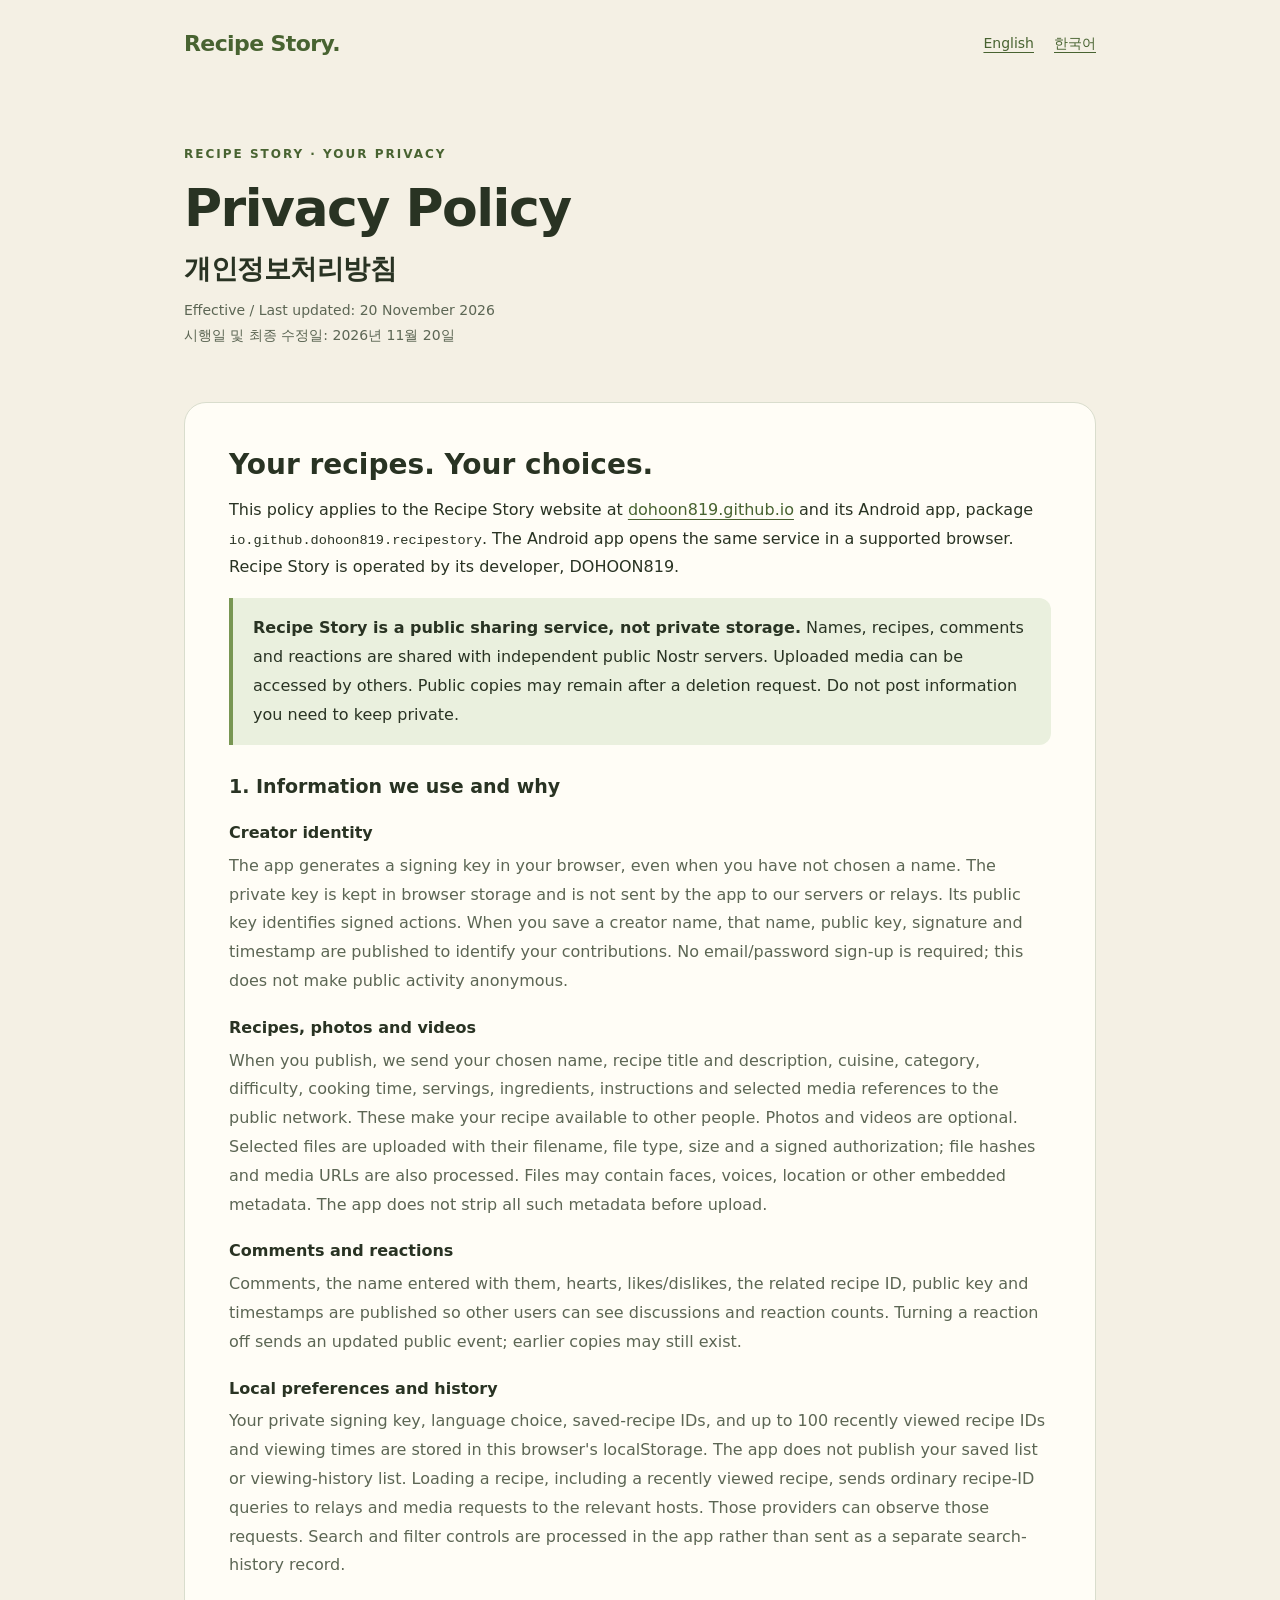
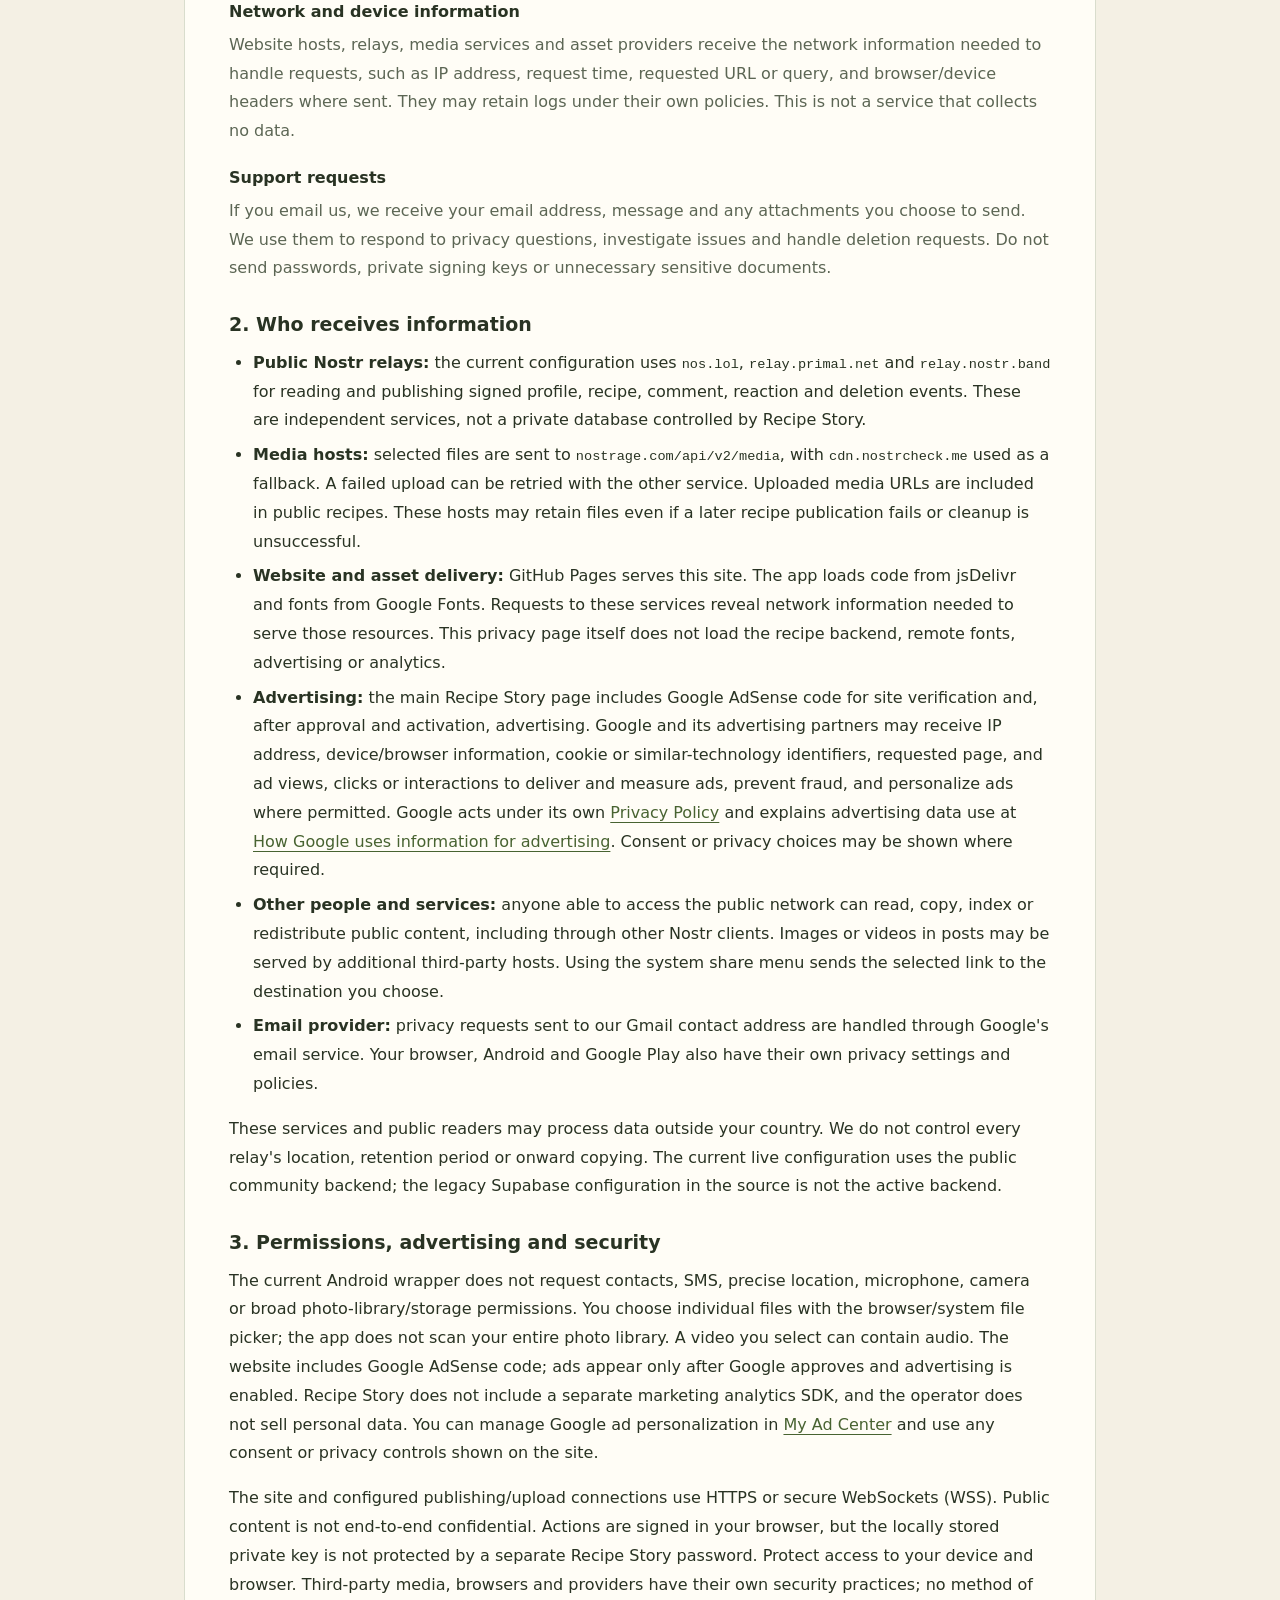
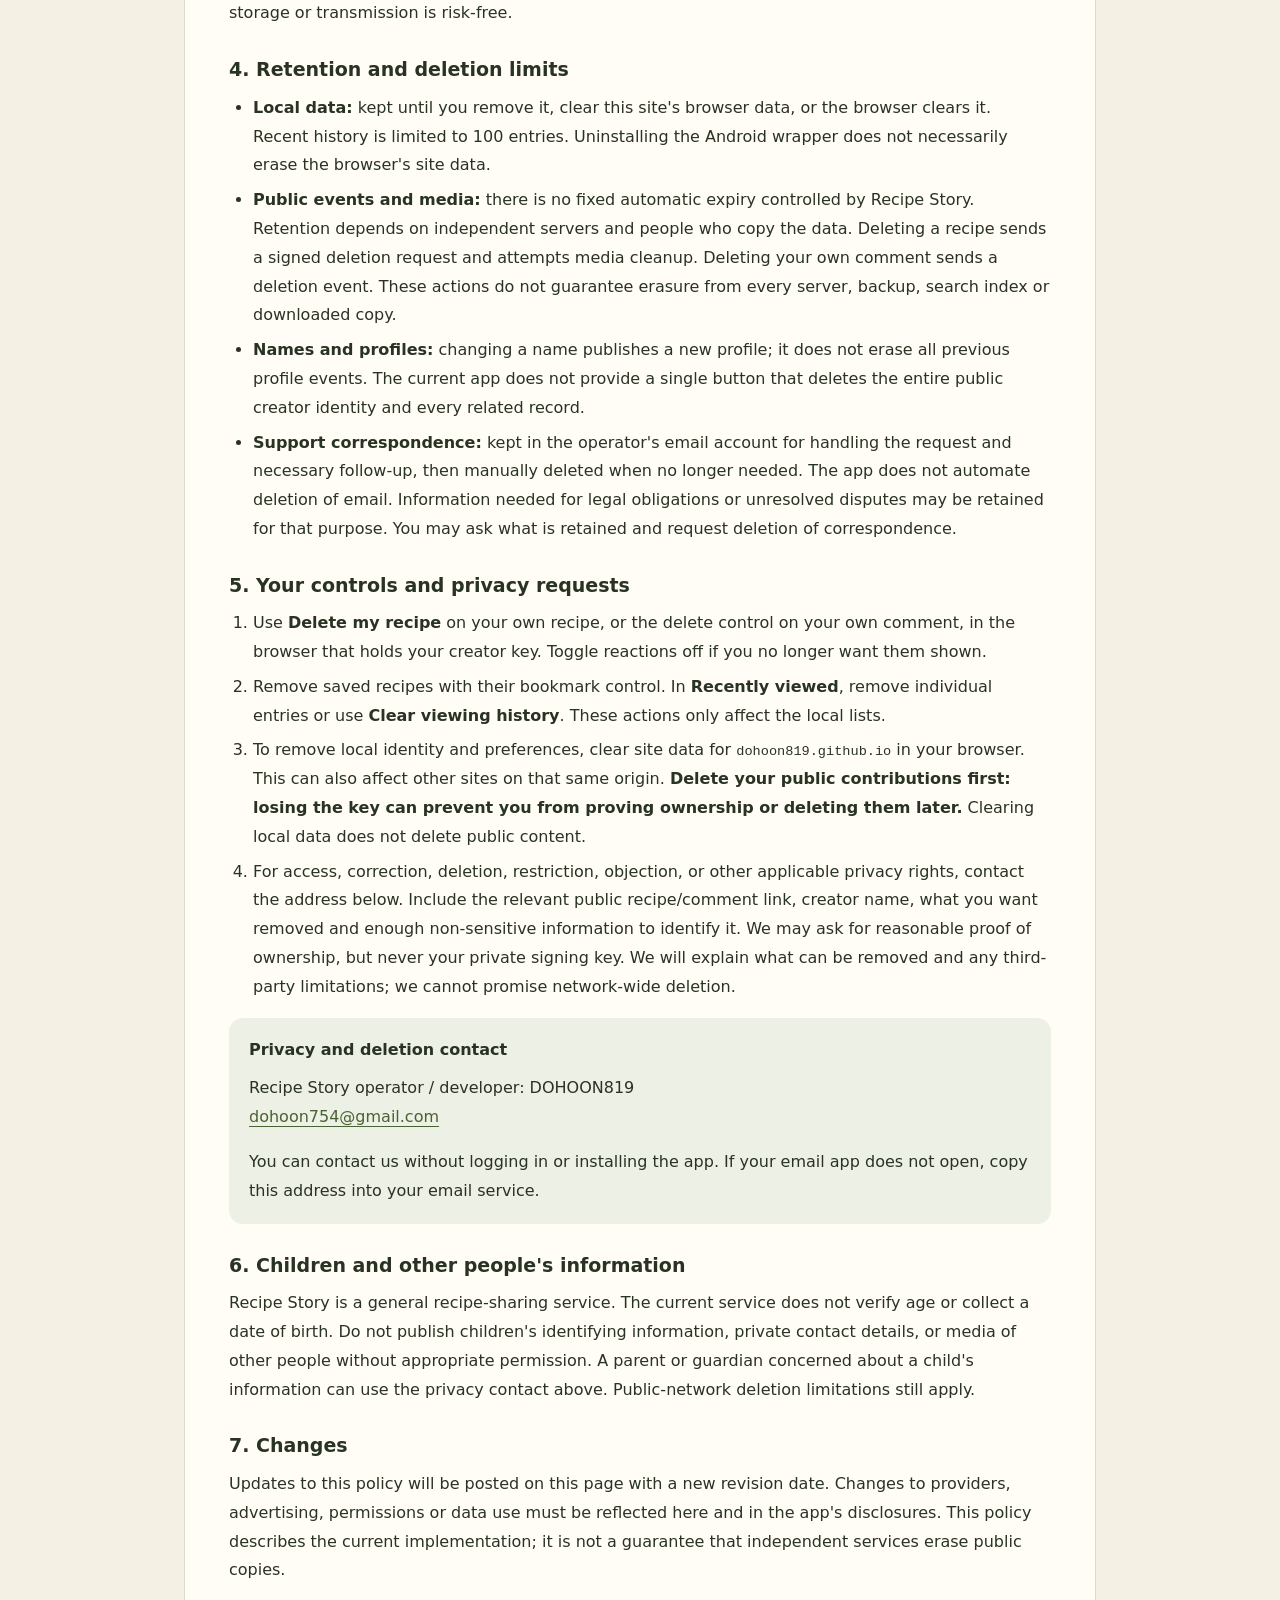
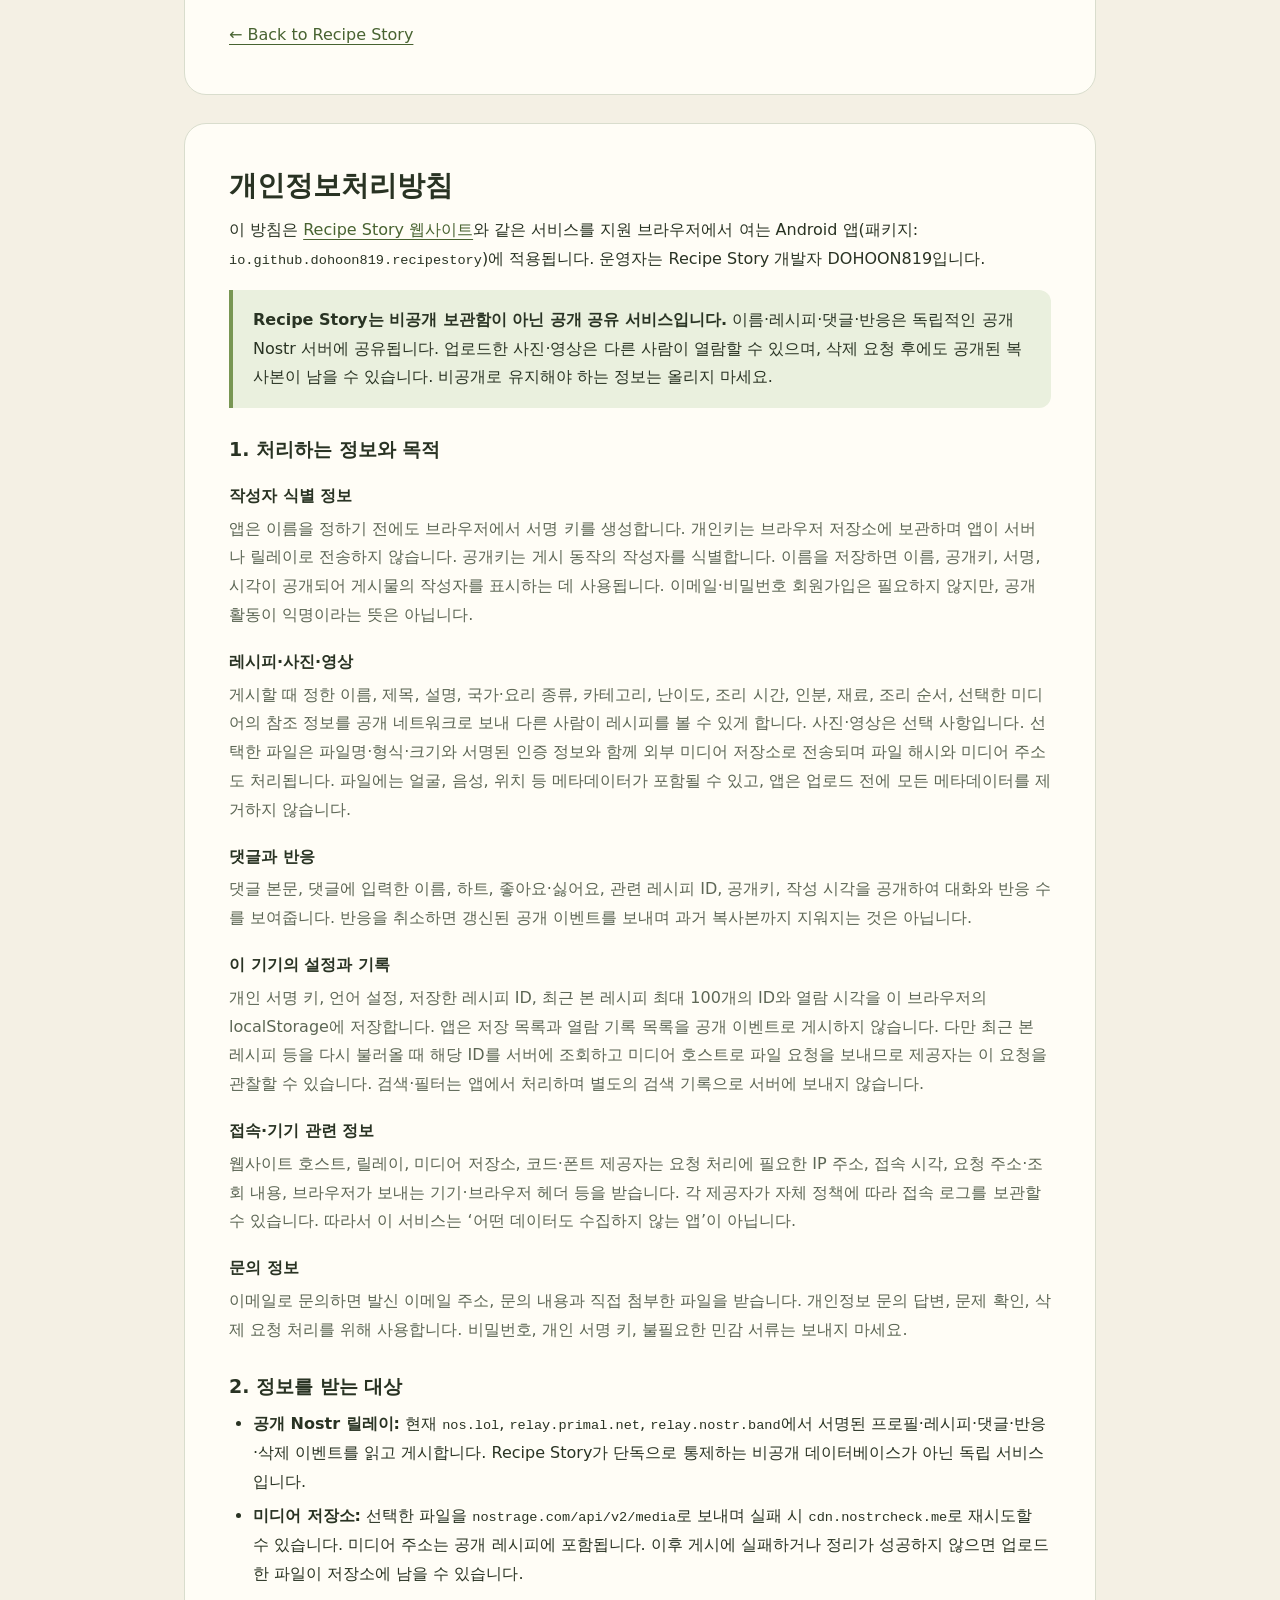
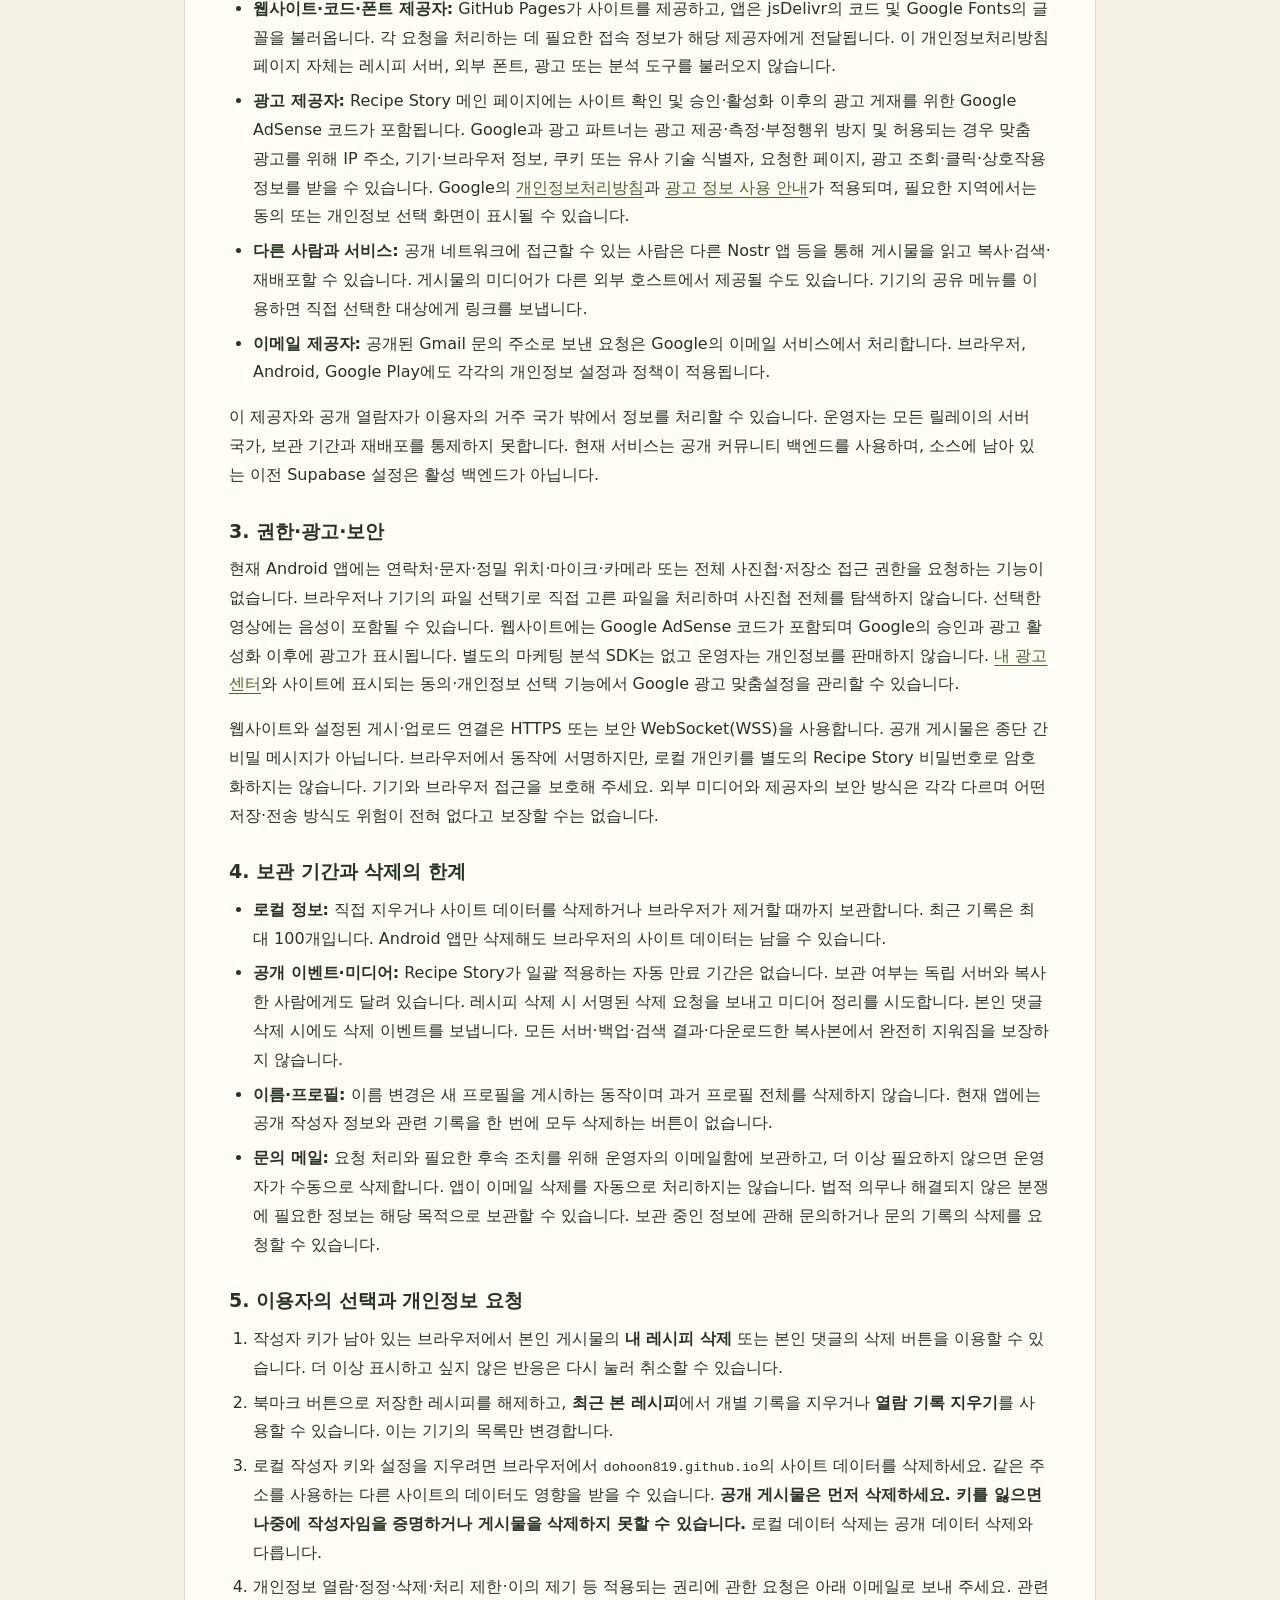
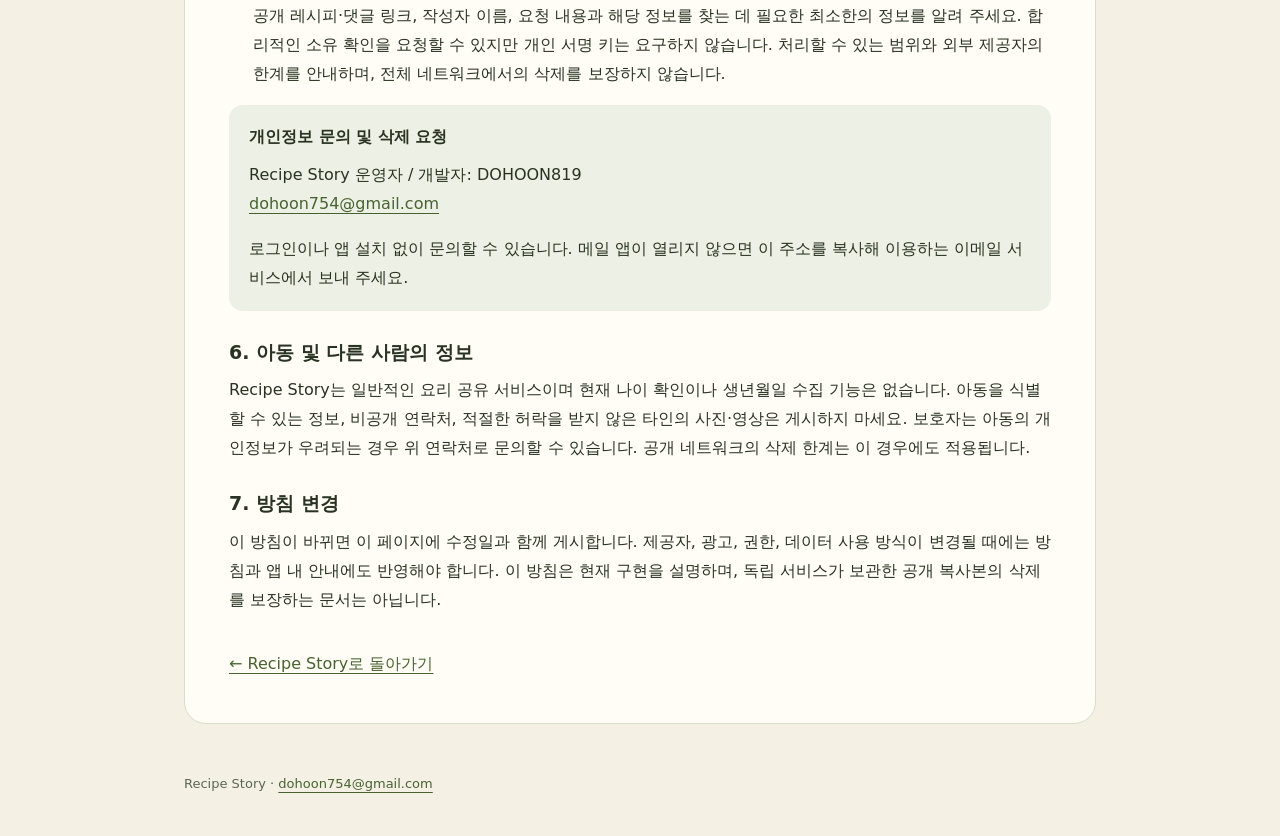
<file: privacy.html>
<!doctype html>
<html lang="en">
<head>
  <meta charset="utf-8">
  <meta name="viewport" content="width=device-width, initial-scale=1">
  <meta name="theme-color" content="#789653">
  <meta name="description" content="Recipe Story Privacy Policy: public recipe sharing, photos and videos, local browser data, third-party services, retention and deletion requests. 개인정보처리방침.">
  <link rel="canonical" href="https://dohoon819.github.io/privacy.html">
  <link rel="icon" href="assets/favicon.svg" type="image/svg+xml">
  <title>Privacy Policy · 개인정보처리방침 | Recipe Story</title>
  <style>
    :root{color-scheme:light;--paper:#f4f0e4;--card:#fffdf6;--ink:#293323;--muted:#5c6654;--green:#486331;--line:#d9ddcd}
    *{box-sizing:border-box}html{scroll-padding-top:24px}body{margin:0;background:var(--paper);color:var(--ink);font:16px/1.8 system-ui,-apple-system,"Segoe UI",sans-serif}a{color:var(--green);text-underline-offset:4px;overflow-wrap:anywhere}a:hover{text-decoration-thickness:2px}a:focus-visible{outline:3px solid #789653;outline-offset:5px;border-radius:4px}header,main,footer{max-width:960px;margin:auto;padding:24px}header{display:flex;align-items:center;justify-content:space-between;gap:18px;flex-wrap:wrap}.brand{font-size:22px;font-weight:750;text-decoration:none;letter-spacing:-.6px}header nav{display:flex;gap:20px;font-size:14px}.intro{padding:32px 0 10px}.eyebrow{font-size:12px;font-weight:700;letter-spacing:2px;color:var(--green);margin:0}h1{font-size:clamp(32px,6vw,52px);line-height:1.15;letter-spacing:-1.5px;margin:14px 0}h1 small{display:block;font-size:.52em;letter-spacing:-.5px;margin-top:14px}h2{font-size:28px;line-height:1.3;margin:0 0 12px}h3{font-size:19px;line-height:1.45;margin:28px 0 10px}p,ul,ol{margin:10px 0 16px}li{margin:6px 0}ul,ol{padding-left:24px}.meta{color:var(--muted);font-size:14px}.policy{background:var(--card);border:1px solid var(--line);border-radius:22px;margin-top:28px;padding:clamp(22px,5vw,44px);overflow-wrap:anywhere}.summary{padding:16px 20px;border-left:4px solid #789653;background:#eaf0de;border-radius:0 12px 12px 0}.summary p{margin:0}.contact{background:#edf0e4;padding:18px 20px;border-radius:14px}.contact p:last-child{margin-bottom:0}dl{margin:0}dt{font-weight:700;margin-top:18px}dd{margin:4px 0 16px;color:var(--muted)}code{font-size:.85em;overflow-wrap:anywhere}.back{display:inline-block;margin-top:20px}footer{font-size:13px;color:var(--muted);padding-bottom:40px}@media(max-width:480px){header,main,footer{padding:18px}.intro{padding-top:16px}.policy{padding:22px 19px}body{font-size:15px}.summary,.contact{padding:14px}h2{font-size:25px}}
  </style>
</head>
<body>
  <header>
    <a class="brand" href="./">Recipe Story.</a>
    <nav aria-label="Policy languages"><a href="#en" lang="en">English</a><a href="#ko" lang="ko">한국어</a></nav>
  </header>
  <main>
    <div class="intro">
      <p class="eyebrow">RECIPE STORY · YOUR PRIVACY</p>
      <h1>Privacy Policy<small lang="ko">개인정보처리방침</small></h1>
      <p class="meta">Effective / Last updated: <time datetime="2026-11-20">20 November 2026</time><br><span lang="ko">시행일 및 최종 수정일: 2026년 11월 20일</span></p>
    </div>
    <article class="policy" id="en" lang="en" aria-labelledby="en-title">
      <h2 id="en-title">Your recipes. Your choices.</h2>
      <p>This policy applies to the Recipe Story website at <a href="https://dohoon819.github.io/">dohoon819.github.io</a> and its Android app, package <code>io.github.dohoon819.recipestory</code>. The Android app opens the same service in a supported browser. Recipe Story is operated by its developer, DOHOON819.</p>
      <div class="summary"><p><strong>Recipe Story is a public sharing service, not private storage.</strong> Names, recipes, comments and reactions are shared with independent public Nostr servers. Uploaded media can be accessed by others. Public copies may remain after a deletion request. Do not post information you need to keep private.</p></div>
      <h3>1. Information we use and why</h3>
      <dl>
        <dt>Creator identity</dt><dd>The app generates a signing key in your browser, even when you have not chosen a name. The private key is kept in browser storage and is not sent by the app to our servers or relays. Its public key identifies signed actions. When you save a creator name, that name, public key, signature and timestamp are published to identify your contributions. No email/password sign-up is required; this does not make public activity anonymous.</dd>
        <dt>Recipes, photos and videos</dt><dd>When you publish, we send your chosen name, recipe title and description, cuisine, category, difficulty, cooking time, servings, ingredients, instructions and selected media references to the public network. These make your recipe available to other people. Photos and videos are optional. Selected files are uploaded with their filename, file type, size and a signed authorization; file hashes and media URLs are also processed. Files may contain faces, voices, location or other embedded metadata. The app does not strip all such metadata before upload.</dd>
        <dt>Comments and reactions</dt><dd>Comments, the name entered with them, hearts, likes/dislikes, the related recipe ID, public key and timestamps are published so other users can see discussions and reaction counts. Turning a reaction off sends an updated public event; earlier copies may still exist.</dd>
        <dt>Local preferences and history</dt><dd>Your private signing key, language choice, saved-recipe IDs, and up to 100 recently viewed recipe IDs and viewing times are stored in this browser's localStorage. The app does not publish your saved list or viewing-history list. Loading a recipe, including a recently viewed recipe, sends ordinary recipe-ID queries to relays and media requests to the relevant hosts. Those providers can observe those requests. Search and filter controls are processed in the app rather than sent as a separate search-history record.</dd>
        <dt>Network and device information</dt><dd>Website hosts, relays, media services and asset providers receive the network information needed to handle requests, such as IP address, request time, requested URL or query, and browser/device headers where sent. They may retain logs under their own policies. This is not a service that collects no data.</dd>
        <dt>Support requests</dt><dd>If you email us, we receive your email address, message and any attachments you choose to send. We use them to respond to privacy questions, investigate issues and handle deletion requests. Do not send passwords, private signing keys or unnecessary sensitive documents.</dd>
      </dl>
      <h3>2. Who receives information</h3>
      <ul>
        <li><strong>Public Nostr relays:</strong> the current configuration uses <code>nos.lol</code>, <code>relay.primal.net</code> and <code>relay.nostr.band</code> for reading and publishing signed profile, recipe, comment, reaction and deletion events. These are independent services, not a private database controlled by Recipe Story.</li>
        <li><strong>Media hosts:</strong> selected files are sent to <code>nostrage.com/api/v2/media</code>, with <code>cdn.nostrcheck.me</code> used as a fallback. A failed upload can be retried with the other service. Uploaded media URLs are included in public recipes. These hosts may retain files even if a later recipe publication fails or cleanup is unsuccessful.</li>
        <li><strong>Website and asset delivery:</strong> GitHub Pages serves this site. The app loads code from jsDelivr and fonts from Google Fonts. Requests to these services reveal network information needed to serve those resources. This privacy page itself does not load the recipe backend, remote fonts, advertising or analytics.</li>
        <li><strong>Advertising:</strong> the main Recipe Story page includes Google AdSense code for site verification and, after approval and activation, advertising. Google and its advertising partners may receive IP address, device/browser information, cookie or similar-technology identifiers, requested page, and ad views, clicks or interactions to deliver and measure ads, prevent fraud, and personalize ads where permitted. Google acts under its own <a href="https://policies.google.com/privacy">Privacy Policy</a> and explains advertising data use at <a href="https://policies.google.com/technologies/ads">How Google uses information for advertising</a>. Consent or privacy choices may be shown where required.</li>
        <li><strong>Other people and services:</strong> anyone able to access the public network can read, copy, index or redistribute public content, including through other Nostr clients. Images or videos in posts may be served by additional third-party hosts. Using the system share menu sends the selected link to the destination you choose.</li>
        <li><strong>Email provider:</strong> privacy requests sent to our Gmail contact address are handled through Google's email service. Your browser, Android and Google Play also have their own privacy settings and policies.</li>
      </ul>
      <p>These services and public readers may process data outside your country. We do not control every relay's location, retention period or onward copying. The current live configuration uses the public community backend; the legacy Supabase configuration in the source is not the active backend.</p>
      <h3>3. Permissions, advertising and security</h3>
      <p>The current Android wrapper does not request contacts, SMS, precise location, microphone, camera or broad photo-library/storage permissions. You choose individual files with the browser/system file picker; the app does not scan your entire photo library. A video you select can contain audio. The website includes Google AdSense code; ads appear only after Google approves and advertising is enabled. Recipe Story does not include a separate marketing analytics SDK, and the operator does not sell personal data. You can manage Google ad personalization in <a href="https://myadcenter.google.com/">My Ad Center</a> and use any consent or privacy controls shown on the site.</p>
      <p>The site and configured publishing/upload connections use HTTPS or secure WebSockets (WSS). Public content is not end-to-end confidential. Actions are signed in your browser, but the locally stored private key is not protected by a separate Recipe Story password. Protect access to your device and browser. Third-party media, browsers and providers have their own security practices; no method of storage or transmission is risk-free.</p>
      <h3>4. Retention and deletion limits</h3>
      <ul>
        <li><strong>Local data:</strong> kept until you remove it, clear this site's browser data, or the browser clears it. Recent history is limited to 100 entries. Uninstalling the Android wrapper does not necessarily erase the browser's site data.</li>
        <li><strong>Public events and media:</strong> there is no fixed automatic expiry controlled by Recipe Story. Retention depends on independent servers and people who copy the data. Deleting a recipe sends a signed deletion request and attempts media cleanup. Deleting your own comment sends a deletion event. These actions do not guarantee erasure from every server, backup, search index or downloaded copy.</li>
        <li><strong>Names and profiles:</strong> changing a name publishes a new profile; it does not erase all previous profile events. The current app does not provide a single button that deletes the entire public creator identity and every related record.</li>
        <li><strong>Support correspondence:</strong> kept in the operator's email account for handling the request and necessary follow-up, then manually deleted when no longer needed. The app does not automate deletion of email. Information needed for legal obligations or unresolved disputes may be retained for that purpose. You may ask what is retained and request deletion of correspondence.</li>
      </ul>
      <h3 id="deletion-en">5. Your controls and privacy requests</h3>
      <ol>
        <li>Use <strong>Delete my recipe</strong> on your own recipe, or the delete control on your own comment, in the browser that holds your creator key. Toggle reactions off if you no longer want them shown.</li>
        <li>Remove saved recipes with their bookmark control. In <strong>Recently viewed</strong>, remove individual entries or use <strong>Clear viewing history</strong>. These actions only affect the local lists.</li>
        <li>To remove local identity and preferences, clear site data for <code>dohoon819.github.io</code> in your browser. This can also affect other sites on that same origin. <strong>Delete your public contributions first: losing the key can prevent you from proving ownership or deleting them later.</strong> Clearing local data does not delete public content.</li>
        <li>For access, correction, deletion, restriction, objection, or other applicable privacy rights, contact the address below. Include the relevant public recipe/comment link, creator name, what you want removed and enough non-sensitive information to identify it. We may ask for reasonable proof of ownership, but never your private signing key. We will explain what can be removed and any third-party limitations; we cannot promise network-wide deletion.</li>
      </ol>
      <div class="contact" id="contact-en"><strong>Privacy and deletion contact</strong><p>Recipe Story operator / developer: DOHOON819<br><a href="mailto:dohoon754@gmail.com?subject=Recipe%20Story%20privacy%20request">dohoon754@gmail.com</a></p><p>You can contact us without logging in or installing the app. If your email app does not open, copy this address into your email service.</p></div>
      <h3>6. Children and other people's information</h3>
      <p>Recipe Story is a general recipe-sharing service. The current service does not verify age or collect a date of birth. Do not publish children's identifying information, private contact details, or media of other people without appropriate permission. A parent or guardian concerned about a child's information can use the privacy contact above. Public-network deletion limitations still apply.</p>
      <h3>7. Changes</h3>
      <p>Updates to this policy will be posted on this page with a new revision date. Changes to providers, advertising, permissions or data use must be reflected here and in the app's disclosures. This policy describes the current implementation; it is not a guarantee that independent services erase public copies.</p>
      <a class="back" href="./">← Back to Recipe Story</a>
    </article>
    <article class="policy" id="ko" lang="ko" aria-labelledby="ko-title">
      <h2 id="ko-title">개인정보처리방침</h2>
      <p>이 방침은 <a href="https://dohoon819.github.io/">Recipe Story 웹사이트</a>와 같은 서비스를 지원 브라우저에서 여는 Android 앱(패키지: <code>io.github.dohoon819.recipestory</code>)에 적용됩니다. 운영자는 Recipe Story 개발자 DOHOON819입니다.</p>
      <div class="summary"><p><strong>Recipe Story는 비공개 보관함이 아닌 공개 공유 서비스입니다.</strong> 이름·레시피·댓글·반응은 독립적인 공개 Nostr 서버에 공유됩니다. 업로드한 사진·영상은 다른 사람이 열람할 수 있으며, 삭제 요청 후에도 공개된 복사본이 남을 수 있습니다. 비공개로 유지해야 하는 정보는 올리지 마세요.</p></div>
      <h3>1. 처리하는 정보와 목적</h3>
      <dl>
        <dt>작성자 식별 정보</dt><dd>앱은 이름을 정하기 전에도 브라우저에서 서명 키를 생성합니다. 개인키는 브라우저 저장소에 보관하며 앱이 서버나 릴레이로 전송하지 않습니다. 공개키는 게시 동작의 작성자를 식별합니다. 이름을 저장하면 이름, 공개키, 서명, 시각이 공개되어 게시물의 작성자를 표시하는 데 사용됩니다. 이메일·비밀번호 회원가입은 필요하지 않지만, 공개 활동이 익명이라는 뜻은 아닙니다.</dd>
        <dt>레시피·사진·영상</dt><dd>게시할 때 정한 이름, 제목, 설명, 국가·요리 종류, 카테고리, 난이도, 조리 시간, 인분, 재료, 조리 순서, 선택한 미디어의 참조 정보를 공개 네트워크로 보내 다른 사람이 레시피를 볼 수 있게 합니다. 사진·영상은 선택 사항입니다. 선택한 파일은 파일명·형식·크기와 서명된 인증 정보와 함께 외부 미디어 저장소로 전송되며 파일 해시와 미디어 주소도 처리됩니다. 파일에는 얼굴, 음성, 위치 등 메타데이터가 포함될 수 있고, 앱은 업로드 전에 모든 메타데이터를 제거하지 않습니다.</dd>
        <dt>댓글과 반응</dt><dd>댓글 본문, 댓글에 입력한 이름, 하트, 좋아요·싫어요, 관련 레시피 ID, 공개키, 작성 시각을 공개하여 대화와 반응 수를 보여줍니다. 반응을 취소하면 갱신된 공개 이벤트를 보내며 과거 복사본까지 지워지는 것은 아닙니다.</dd>
        <dt>이 기기의 설정과 기록</dt><dd>개인 서명 키, 언어 설정, 저장한 레시피 ID, 최근 본 레시피 최대 100개의 ID와 열람 시각을 이 브라우저의 localStorage에 저장합니다. 앱은 저장 목록과 열람 기록 목록을 공개 이벤트로 게시하지 않습니다. 다만 최근 본 레시피 등을 다시 불러올 때 해당 ID를 서버에 조회하고 미디어 호스트로 파일 요청을 보내므로 제공자는 이 요청을 관찰할 수 있습니다. 검색·필터는 앱에서 처리하며 별도의 검색 기록으로 서버에 보내지 않습니다.</dd>
        <dt>접속·기기 관련 정보</dt><dd>웹사이트 호스트, 릴레이, 미디어 저장소, 코드·폰트 제공자는 요청 처리에 필요한 IP 주소, 접속 시각, 요청 주소·조회 내용, 브라우저가 보내는 기기·브라우저 헤더 등을 받습니다. 각 제공자가 자체 정책에 따라 접속 로그를 보관할 수 있습니다. 따라서 이 서비스는 ‘어떤 데이터도 수집하지 않는 앱’이 아닙니다.</dd>
        <dt>문의 정보</dt><dd>이메일로 문의하면 발신 이메일 주소, 문의 내용과 직접 첨부한 파일을 받습니다. 개인정보 문의 답변, 문제 확인, 삭제 요청 처리를 위해 사용합니다. 비밀번호, 개인 서명 키, 불필요한 민감 서류는 보내지 마세요.</dd>
      </dl>
      <h3>2. 정보를 받는 대상</h3>
      <ul>
        <li><strong>공개 Nostr 릴레이:</strong> 현재 <code>nos.lol</code>, <code>relay.primal.net</code>, <code>relay.nostr.band</code>에서 서명된 프로필·레시피·댓글·반응·삭제 이벤트를 읽고 게시합니다. Recipe Story가 단독으로 통제하는 비공개 데이터베이스가 아닌 독립 서비스입니다.</li>
        <li><strong>미디어 저장소:</strong> 선택한 파일을 <code>nostrage.com/api/v2/media</code>로 보내며 실패 시 <code>cdn.nostrcheck.me</code>로 재시도할 수 있습니다. 미디어 주소는 공개 레시피에 포함됩니다. 이후 게시에 실패하거나 정리가 성공하지 않으면 업로드한 파일이 저장소에 남을 수 있습니다.</li>
        <li><strong>웹사이트·코드·폰트 제공자:</strong> GitHub Pages가 사이트를 제공하고, 앱은 jsDelivr의 코드 및 Google Fonts의 글꼴을 불러옵니다. 각 요청을 처리하는 데 필요한 접속 정보가 해당 제공자에게 전달됩니다. 이 개인정보처리방침 페이지 자체는 레시피 서버, 외부 폰트, 광고 또는 분석 도구를 불러오지 않습니다.</li>
        <li><strong>광고 제공자:</strong> Recipe Story 메인 페이지에는 사이트 확인 및 승인·활성화 이후의 광고 게재를 위한 Google AdSense 코드가 포함됩니다. Google과 광고 파트너는 광고 제공·측정·부정행위 방지 및 허용되는 경우 맞춤 광고를 위해 IP 주소, 기기·브라우저 정보, 쿠키 또는 유사 기술 식별자, 요청한 페이지, 광고 조회·클릭·상호작용 정보를 받을 수 있습니다. Google의 <a href="https://policies.google.com/privacy?hl=ko">개인정보처리방침</a>과 <a href="https://policies.google.com/technologies/ads?hl=ko">광고 정보 사용 안내</a>가 적용되며, 필요한 지역에서는 동의 또는 개인정보 선택 화면이 표시될 수 있습니다.</li>
        <li><strong>다른 사람과 서비스:</strong> 공개 네트워크에 접근할 수 있는 사람은 다른 Nostr 앱 등을 통해 게시물을 읽고 복사·검색·재배포할 수 있습니다. 게시물의 미디어가 다른 외부 호스트에서 제공될 수도 있습니다. 기기의 공유 메뉴를 이용하면 직접 선택한 대상에게 링크를 보냅니다.</li>
        <li><strong>이메일 제공자:</strong> 공개된 Gmail 문의 주소로 보낸 요청은 Google의 이메일 서비스에서 처리합니다. 브라우저, Android, Google Play에도 각각의 개인정보 설정과 정책이 적용됩니다.</li>
      </ul>
      <p>이 제공자와 공개 열람자가 이용자의 거주 국가 밖에서 정보를 처리할 수 있습니다. 운영자는 모든 릴레이의 서버 국가, 보관 기간과 재배포를 통제하지 못합니다. 현재 서비스는 공개 커뮤니티 백엔드를 사용하며, 소스에 남아 있는 이전 Supabase 설정은 활성 백엔드가 아닙니다.</p>
      <h3>3. 권한·광고·보안</h3>
      <p>현재 Android 앱에는 연락처·문자·정밀 위치·마이크·카메라 또는 전체 사진첩·저장소 접근 권한을 요청하는 기능이 없습니다. 브라우저나 기기의 파일 선택기로 직접 고른 파일을 처리하며 사진첩 전체를 탐색하지 않습니다. 선택한 영상에는 음성이 포함될 수 있습니다. 웹사이트에는 Google AdSense 코드가 포함되며 Google의 승인과 광고 활성화 이후에 광고가 표시됩니다. 별도의 마케팅 분석 SDK는 없고 운영자는 개인정보를 판매하지 않습니다. <a href="https://myadcenter.google.com/?hl=ko">내 광고 센터</a>와 사이트에 표시되는 동의·개인정보 선택 기능에서 Google 광고 맞춤설정을 관리할 수 있습니다.</p>
      <p>웹사이트와 설정된 게시·업로드 연결은 HTTPS 또는 보안 WebSocket(WSS)을 사용합니다. 공개 게시물은 종단 간 비밀 메시지가 아닙니다. 브라우저에서 동작에 서명하지만, 로컬 개인키를 별도의 Recipe Story 비밀번호로 암호화하지는 않습니다. 기기와 브라우저 접근을 보호해 주세요. 외부 미디어와 제공자의 보안 방식은 각각 다르며 어떤 저장·전송 방식도 위험이 전혀 없다고 보장할 수는 없습니다.</p>
      <h3>4. 보관 기간과 삭제의 한계</h3>
      <ul>
        <li><strong>로컬 정보:</strong> 직접 지우거나 사이트 데이터를 삭제하거나 브라우저가 제거할 때까지 보관합니다. 최근 기록은 최대 100개입니다. Android 앱만 삭제해도 브라우저의 사이트 데이터는 남을 수 있습니다.</li>
        <li><strong>공개 이벤트·미디어:</strong> Recipe Story가 일괄 적용하는 자동 만료 기간은 없습니다. 보관 여부는 독립 서버와 복사한 사람에게도 달려 있습니다. 레시피 삭제 시 서명된 삭제 요청을 보내고 미디어 정리를 시도합니다. 본인 댓글 삭제 시에도 삭제 이벤트를 보냅니다. 모든 서버·백업·검색 결과·다운로드한 복사본에서 완전히 지워짐을 보장하지 않습니다.</li>
        <li><strong>이름·프로필:</strong> 이름 변경은 새 프로필을 게시하는 동작이며 과거 프로필 전체를 삭제하지 않습니다. 현재 앱에는 공개 작성자 정보와 관련 기록을 한 번에 모두 삭제하는 버튼이 없습니다.</li>
        <li><strong>문의 메일:</strong> 요청 처리와 필요한 후속 조치를 위해 운영자의 이메일함에 보관하고, 더 이상 필요하지 않으면 운영자가 수동으로 삭제합니다. 앱이 이메일 삭제를 자동으로 처리하지는 않습니다. 법적 의무나 해결되지 않은 분쟁에 필요한 정보는 해당 목적으로 보관할 수 있습니다. 보관 중인 정보에 관해 문의하거나 문의 기록의 삭제를 요청할 수 있습니다.</li>
      </ul>
      <h3 id="deletion-ko">5. 이용자의 선택과 개인정보 요청</h3>
      <ol>
        <li>작성자 키가 남아 있는 브라우저에서 본인 게시물의 <strong>내 레시피 삭제</strong> 또는 본인 댓글의 삭제 버튼을 이용할 수 있습니다. 더 이상 표시하고 싶지 않은 반응은 다시 눌러 취소할 수 있습니다.</li>
        <li>북마크 버튼으로 저장한 레시피를 해제하고, <strong>최근 본 레시피</strong>에서 개별 기록을 지우거나 <strong>열람 기록 지우기</strong>를 사용할 수 있습니다. 이는 기기의 목록만 변경합니다.</li>
        <li>로컬 작성자 키와 설정을 지우려면 브라우저에서 <code>dohoon819.github.io</code>의 사이트 데이터를 삭제하세요. 같은 주소를 사용하는 다른 사이트의 데이터도 영향을 받을 수 있습니다. <strong>공개 게시물은 먼저 삭제하세요. 키를 잃으면 나중에 작성자임을 증명하거나 게시물을 삭제하지 못할 수 있습니다.</strong> 로컬 데이터 삭제는 공개 데이터 삭제와 다릅니다.</li>
        <li>개인정보 열람·정정·삭제·처리 제한·이의 제기 등 적용되는 권리에 관한 요청은 아래 이메일로 보내 주세요. 관련 공개 레시피·댓글 링크, 작성자 이름, 요청 내용과 해당 정보를 찾는 데 필요한 최소한의 정보를 알려 주세요. 합리적인 소유 확인을 요청할 수 있지만 개인 서명 키는 요구하지 않습니다. 처리할 수 있는 범위와 외부 제공자의 한계를 안내하며, 전체 네트워크에서의 삭제를 보장하지 않습니다.</li>
      </ol>
      <div class="contact" id="contact-ko"><strong>개인정보 문의 및 삭제 요청</strong><p>Recipe Story 운영자 / 개발자: DOHOON819<br><a href="mailto:dohoon754@gmail.com?subject=Recipe%20Story%20privacy%20request">dohoon754@gmail.com</a></p><p>로그인이나 앱 설치 없이 문의할 수 있습니다. 메일 앱이 열리지 않으면 이 주소를 복사해 이용하는 이메일 서비스에서 보내 주세요.</p></div>
      <h3>6. 아동 및 다른 사람의 정보</h3>
      <p>Recipe Story는 일반적인 요리 공유 서비스이며 현재 나이 확인이나 생년월일 수집 기능은 없습니다. 아동을 식별할 수 있는 정보, 비공개 연락처, 적절한 허락을 받지 않은 타인의 사진·영상은 게시하지 마세요. 보호자는 아동의 개인정보가 우려되는 경우 위 연락처로 문의할 수 있습니다. 공개 네트워크의 삭제 한계는 이 경우에도 적용됩니다.</p>
      <h3>7. 방침 변경</h3>
      <p>이 방침이 바뀌면 이 페이지에 수정일과 함께 게시합니다. 제공자, 광고, 권한, 데이터 사용 방식이 변경될 때에는 방침과 앱 내 안내에도 반영해야 합니다. 이 방침은 현재 구현을 설명하며, 독립 서비스가 보관한 공개 복사본의 삭제를 보장하는 문서는 아닙니다.</p>
      <a class="back" href="./">← Recipe Story로 돌아가기</a>
    </article>
  </main>
  <footer>Recipe Story · <a href="mailto:dohoon754@gmail.com">dohoon754@gmail.com</a></footer>
</body>
</html>
</file>
